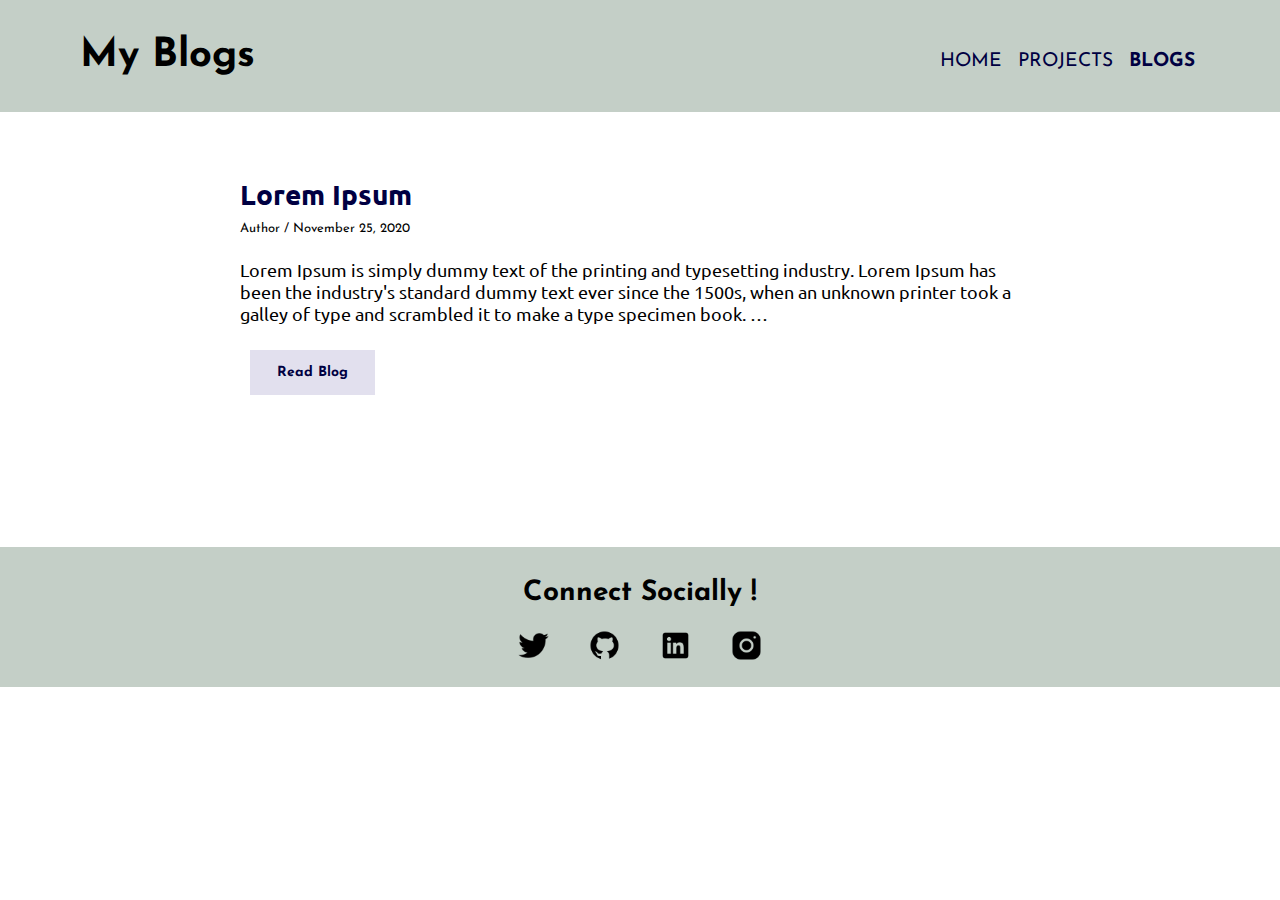
<file: blogs.html>
<!DOCTYPE html>
<html lang="en">
  <link rel="stylesheet" type="text/css" href="css/main.css" media="screen" />

  <link
    href="https://fonts.googleapis.com/css2?family=Josefin+Sans:wght@600;700&display=swap"
    rel="stylesheet"
  />
  <link
    href="https://fonts.googleapis.com/css2?family=Ubuntu:ital,wght@0,300;0,500;0,700;1,500;1,700&display=swap"
    rel="stylesheet"
  />
  <meta name="viewport" content="width=device-width, initial-scale=1.0" />

  <head>
    <meta charset="UTF-8" />
    <meta name="viewport" content="width=device-width, initial-scale=1.0" />
    <title>Blogs</title>
  </head>
  <body>
    <div class="navbar">
      <section class="name">My Blogs</section>
      <section class="menu">
        <a href="index.html" class="menu1">HOME</a>
        <a href="projects.html" class="menu2">PROJECTS</a>
        <a href="blogs.html" class="menu3"><b>BLOGS</b></a>
      </section>
    </div>

    <div class="blog-list">
      <div class="blogs">
        <a href="first-blog.html">
          <section class="pro-head">Lorem Ipsum</section></a
        >
        <section class="date">Author / November 25, 2020</section>
        <br />
        <section class="pro-con">
          Lorem Ipsum is simply dummy text of the printing and typesetting industry. Lorem Ipsum has been the industry's standard dummy text ever since the 1500s, when an unknown printer took a galley of type and scrambled it to make a type specimen book. …
        </section>
        <div class="buttons">
          <div class="blog-link">
            <a href="first-blog.html">Read Blog</a>
          </div>
        </div>
      </div>
    </div>
    <div class="footer">
      <span class="connect"> Connect Socially ! </span>
      <div class="social-div">
        <a href="https://twitter.com/shriyanshhh_">
          <img class="social" src="images/social-icons/icons8-twitter-50.png"
        /></a>
        <a href="https://github.com/shriyanshbhargava">
          <img class="social" src="images/social-icons/icons8-github-50.png"
        /></a>
        <a href="https://www.linkedin.com/in/shriyansh-bhargava-7483b7179/">
          <img
            class="social"
            src="images/social-icons/icons8-linkedin-50.png"
          />
        </a>
        <a href="ttps://www.instagram.com/shriyanshhh._/">
          <img
            class="social"
            src="images/social-icons/icons8-instagram-50.png"
          />
        </a>
      </div>
    </div>
  </body>
</html>
</file>
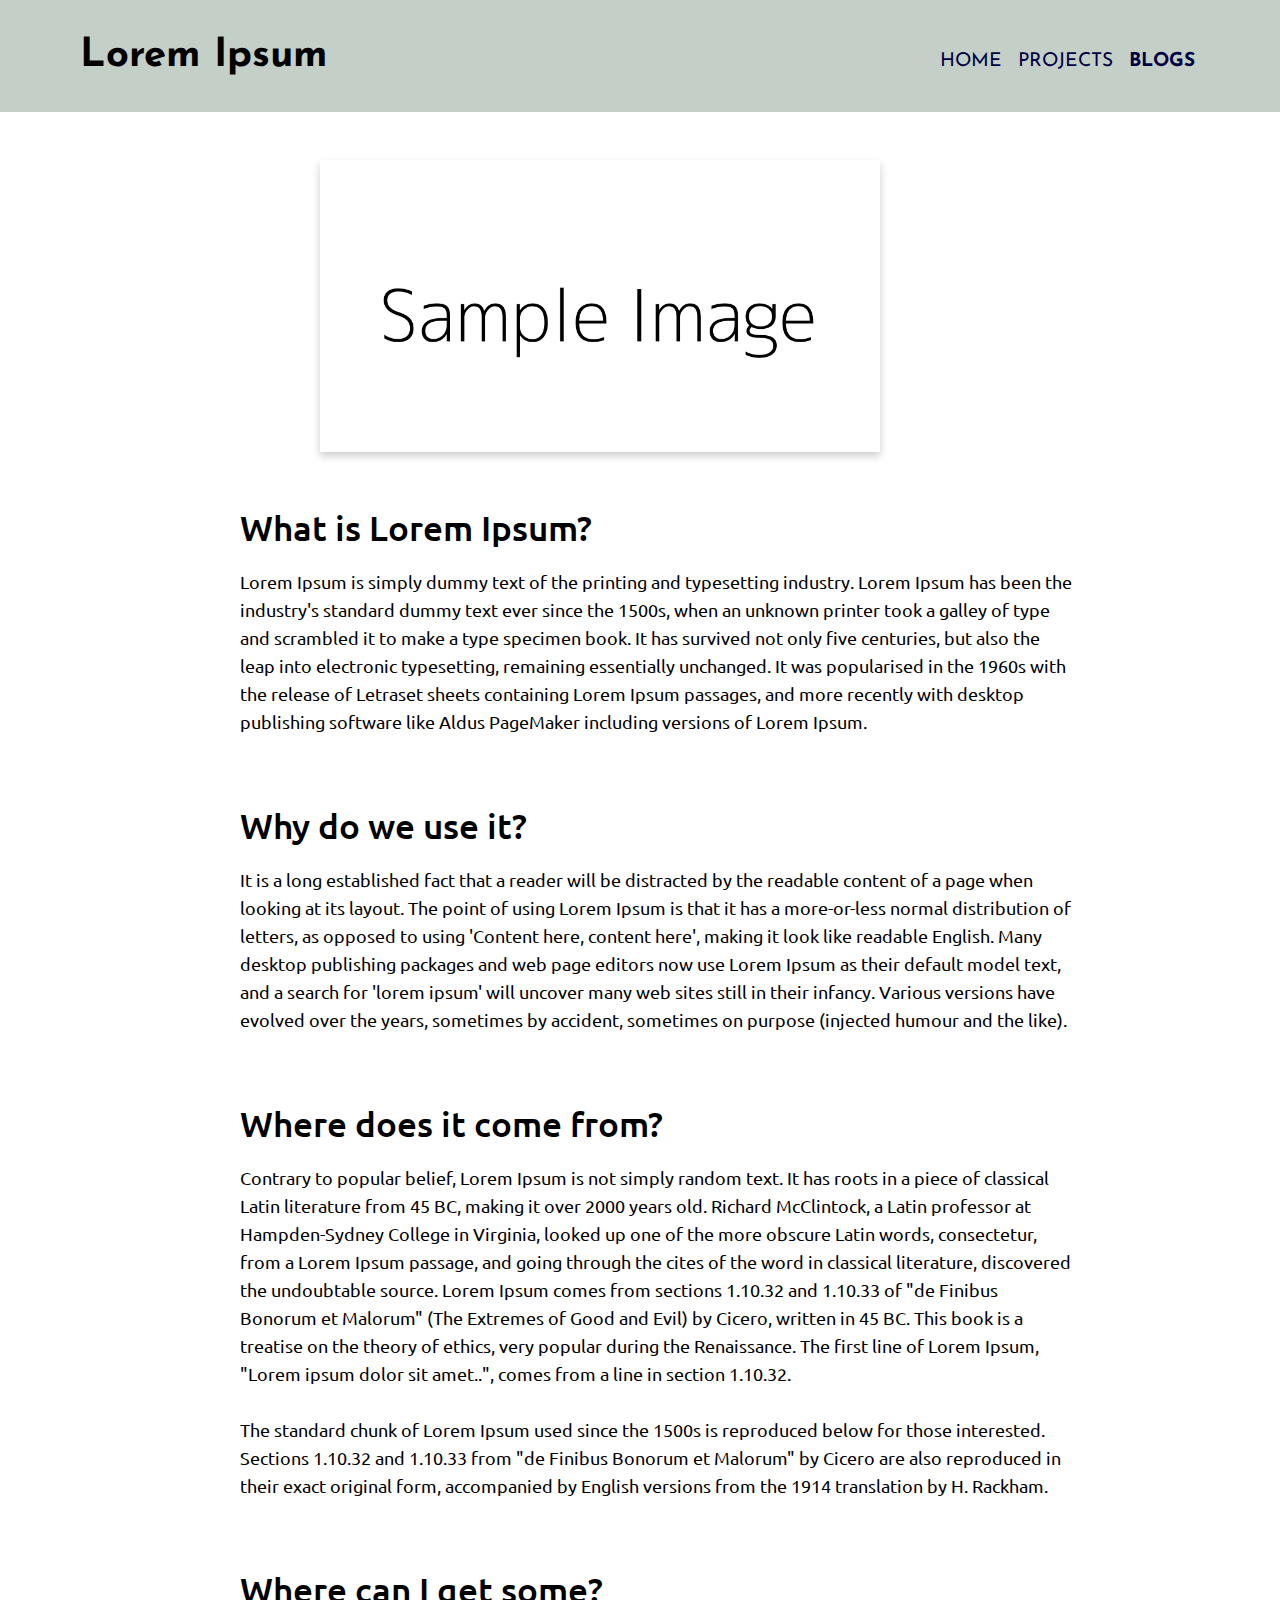
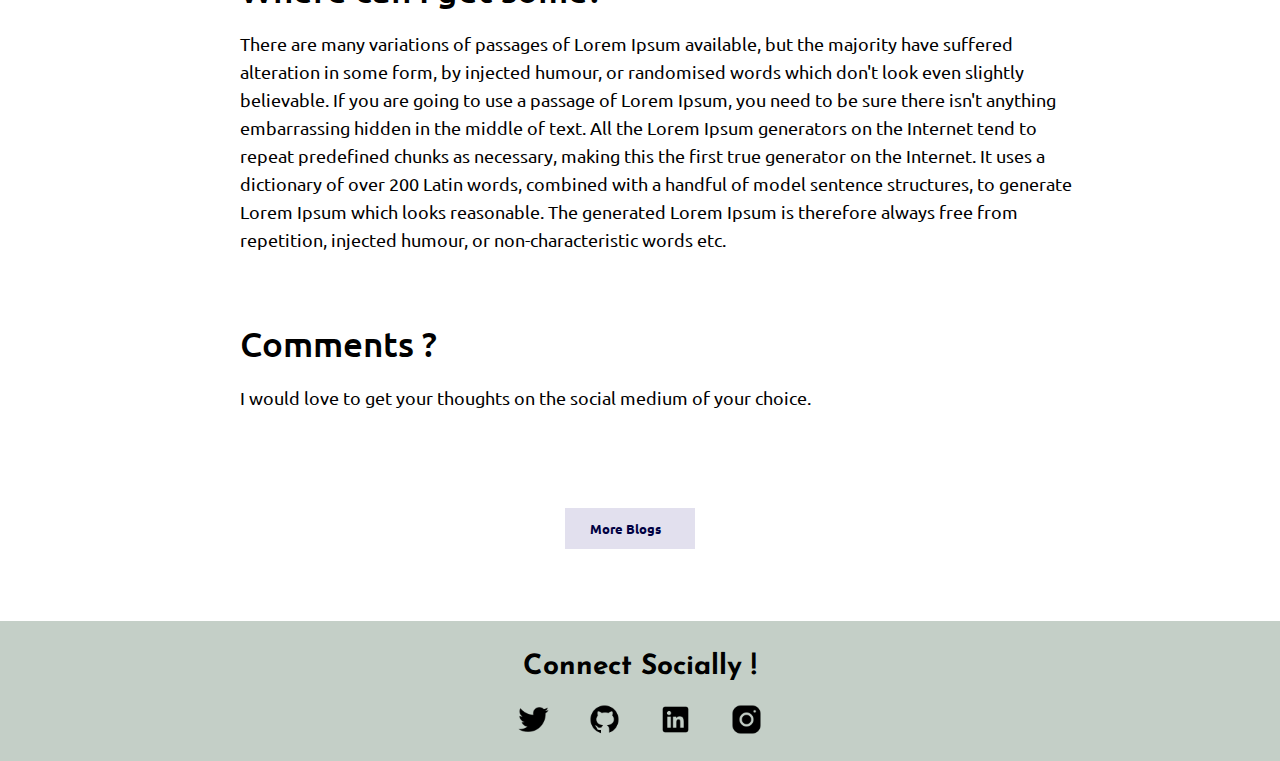
<file: first-blog.html>
<!DOCTYPE html>
<html lang="en">
  <link rel="stylesheet" type="text/css" href="css/main.css" media="screen" />

  <link
    href="https://fonts.googleapis.com/css2?family=Josefin+Sans:wght@600;700&display=swap"
    rel="stylesheet"
  />
  <link
    href="https://fonts.googleapis.com/css2?family=Ubuntu:ital,wght@0,300;0,500;0,700;1,500;1,700&display=swap"
    rel="stylesheet"
  />
  <meta name="viewport" content="width=device-width, initial-scale=1.0" />

  <head>
    <meta charset="UTF-8" />
    <meta name="viewport" content="width=device-width, initial-scale=1.0" />
    <title>Lorem Ipsum</title>
  </head>
  <body>
    <div class="navbar">
      <section class="blog-name">Lorem Ipsum </section>
      <section class="menu">
        <a href="index.html" class="menu1">HOME</a>
        <a href="projects.html" class="menu2">PROJECTS</a>
        <a href="blogs.html" class="menu3"><b>BLOGS</b></a>
      </section>
    </div>

    <div class="image">
      <img class="img2" src="images/first-blog/first-image.png" />
    </div>
    <div class="blog-content">
      <div class="head">What is Lorem Ipsum?</div>

      <p class="para">
        Lorem Ipsum is simply dummy text of the printing and typesetting industry. Lorem Ipsum has been the industry's standard dummy text ever since the 1500s, when an unknown printer took a galley of type and scrambled it to make a type specimen book. It has survived not only five centuries, but also the leap into electronic typesetting, remaining essentially unchanged. It was popularised in the 1960s with the release of Letraset sheets containing Lorem Ipsum passages, and more recently with desktop publishing software like Aldus PageMaker including versions of Lorem Ipsum.
      </p>
      <div class="head">Why do we use it?</div>
      <p class="para">
        It is a long established fact that a reader will be distracted by the readable content of a page when looking at its layout. The point of using Lorem Ipsum is that it has a more-or-less normal distribution of letters, as opposed to using 'Content here, content here', making it look like readable English. Many desktop publishing packages and web page editors now use Lorem Ipsum as their default model text, and a search for 'lorem ipsum' will uncover many web sites still in their infancy. Various versions have evolved over the years, sometimes by accident, sometimes on purpose (injected humour and the like).
      </p>

      <div class="head">Where does it come from?</div>

      <p class="para">
        Contrary to popular belief, Lorem Ipsum is not simply random text. It has roots in a piece of classical Latin literature from 45 BC, making it over 2000 years old. Richard McClintock, a Latin professor at Hampden-Sydney College in Virginia, looked up one of the more obscure Latin words, consectetur, from a Lorem Ipsum passage, and going through the cites of the word in classical literature, discovered the undoubtable source. Lorem Ipsum comes from sections 1.10.32 and 1.10.33 of "de Finibus Bonorum et Malorum" (The Extremes of Good and Evil) by Cicero, written in 45 BC. This book is a treatise on the theory of ethics, very popular during the Renaissance. The first line of Lorem Ipsum, "Lorem ipsum dolor sit amet..", comes from a line in section 1.10.32.
        <br><br>
        The standard chunk of Lorem Ipsum used since the 1500s is reproduced below for those interested. Sections 1.10.32 and 1.10.33 from "de Finibus Bonorum et Malorum" by Cicero are also reproduced in their exact original form, accompanied by English versions from the 1914 translation by H. Rackham.


      </p>

      <div class="head">Where can I get some?</div>

      <p class="para">
        There are many variations of passages of Lorem Ipsum available, but the majority have suffered alteration in some form, by injected humour, or randomised words which don't look even slightly believable. If you are going to use a passage of Lorem Ipsum, you need to be sure there isn't anything embarrassing hidden in the middle of text. All the Lorem Ipsum generators on the Internet tend to repeat predefined chunks as necessary, making this the first true generator on the Internet. It uses a dictionary of over 200 Latin words, combined with a handful of model sentence structures, to generate Lorem Ipsum which looks reasonable. The generated Lorem Ipsum is therefore always free from repetition, injected humour, or non-characteristic words etc.
      </p>


      <div class="head">Comments ?</div>
      <p class="para">
        I would love to get your thoughts on the social medium of your choice.
      </p>

      <div class="more">
        <a href="blogs.html">More Blogs</a>
      </div>
    </div>
      
    <div class="footer">
      <span class="connect"> Connect Socially ! </span>
      <div class="social-div">
      <a href="https://twitter.com/shriyanshhh_" target="_blank">
        <img class="social" src="images/social-icons/icons8-twitter-50.png"
      /></a>
      <a href="https://github.com/shriyanshbhargava" target="_blank">
        <img class="social" src="images/social-icons/icons8-github-50.png"
      /></a>
      <a href="https://www.linkedin.com/in/shriyansh-bhargava-7483b7179/" target="_blank">
        <img class="social" src="images/social-icons/icons8-linkedin-50.png" />
      </a>
      <a href="https://www.instagram.com/shriyanshhh._/" target="_blank">
        <img class="social" src="images/social-icons/icons8-instagram-50.png" />
      </a>
    </div>
  </body>
</html>
</file>
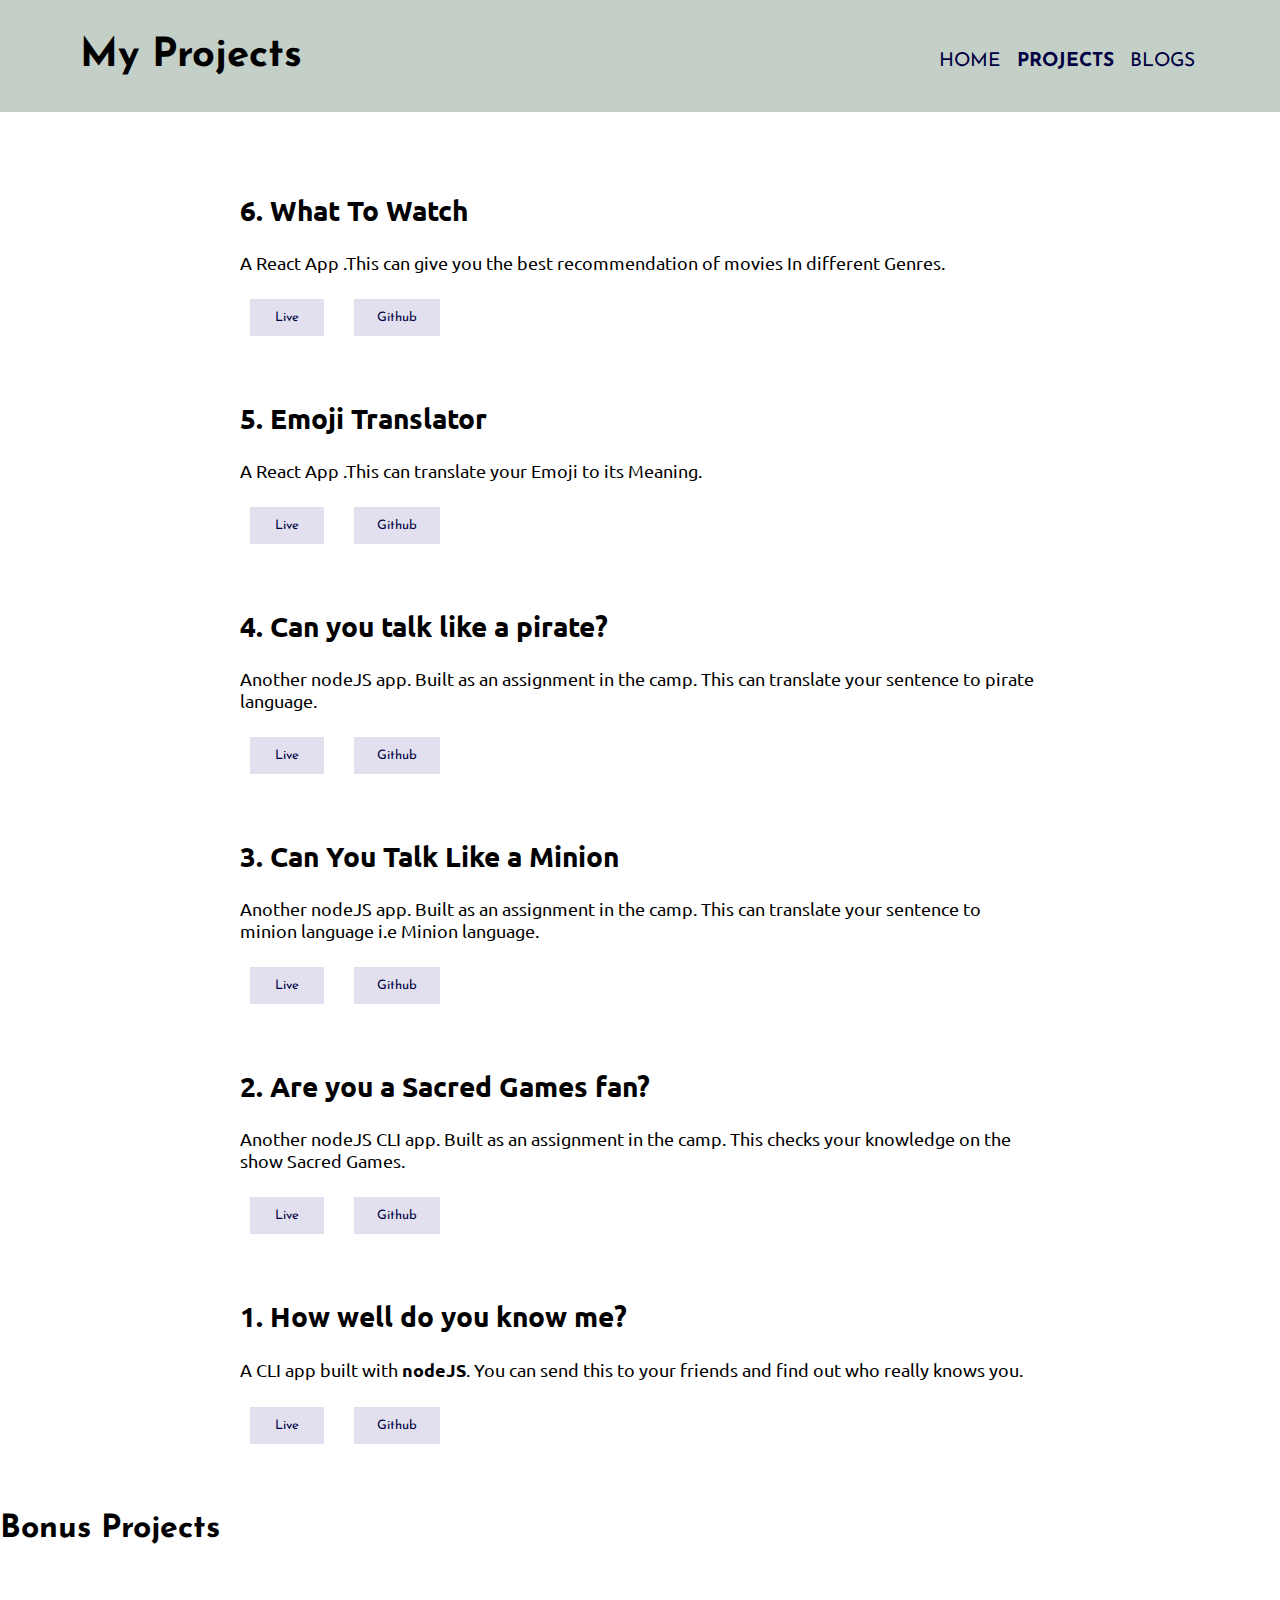
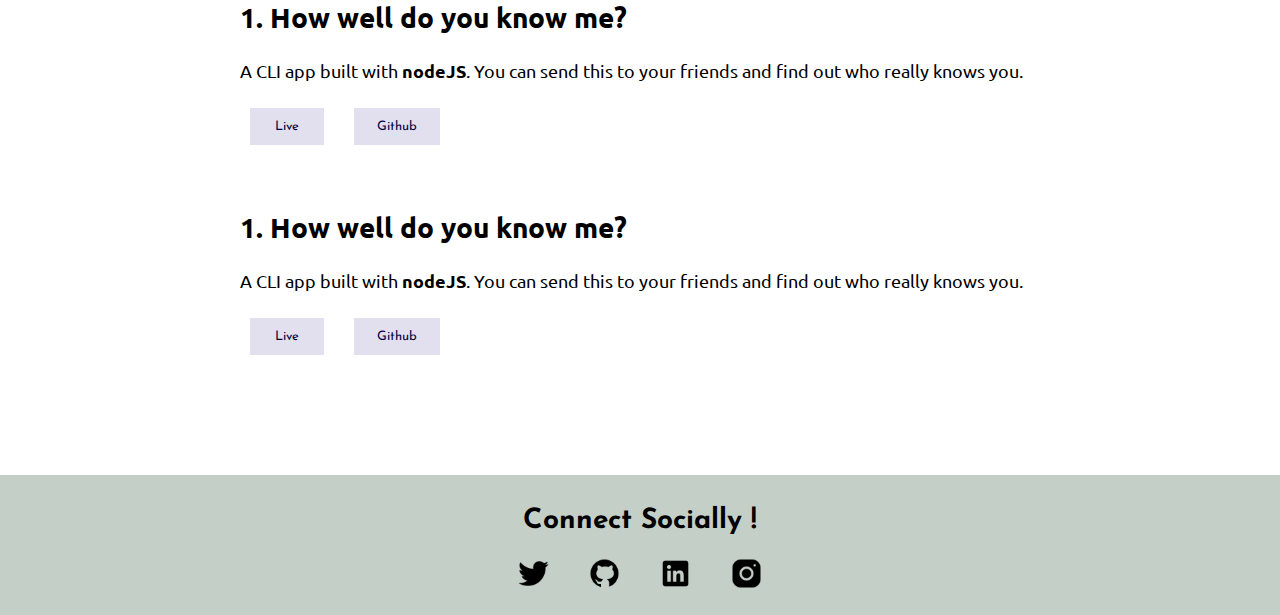
<file: projects.html>
<!DOCTYPE html>
<html lang="en">
  <link rel="stylesheet" type="text/css" href="css/main.css" media="screen" />

  <link
    href="https://fonts.googleapis.com/css2?family=Josefin+Sans:wght@600;700&display=swap"
    rel="stylesheet"
  />
  <link
    href="https://fonts.googleapis.com/css2?family=Ubuntu:ital,wght@0,300;0,500;0,700;1,500;1,700&display=swap"
    rel="stylesheet"
  />
  <meta name="viewport" content="width=device-width, initial-scale=1.0" />

  <head>
    <meta charset="UTF-8" />
    <meta name="viewport" content="width=device-width, initial-scale=1.0" />
    <title>Projects</title>
  </head>
  <body>
    <div class="navbar">
      <section class="name">My Projects</section>
      <section class="menu">
        <a href="index.html" class="menu1">HOME</a>
        <a href="projects.html" class="menu2"><b>PROJECTS</b></a>
        <a href="blogs.html" class="menu3">BLOGS</a>
      </section>
    </div>

    <div class="pro-all">

      <div class="projects">
        <section class="pro-head">6. What To Watch</section>
        <br />
        <section class="pro-con">
          A React App .This can give you the best recommendation of movies In different Genres.
        </section>
        <div class="buttons">
          <div class="live">
            <a
              href="https://cc112.csb.app/"
              >Live</a
            >
          </div>
          <div class="github">
            <a
              href="https://github.com/shriyanshbhargava/What-To-Watch"
              >Github</a
            >
          </div>
        </div>
      </div>

      <div class="projects">
        <section class="pro-head">5. Emoji Translator</section>
        <br />
        <section class="pro-con">
          A React App .This can translate your Emoji to its Meaning.
        </section>
        <div class="buttons">
          <div class="live">
            <a
              href="https://z4dd5.csb.app/"
              >Live</a
            >
          </div>
          <div class="github">
            <a
              href="https://github.com/shriyanshbhargava/Emoji-Translator"
              >Github</a
            >
          </div>
        </div>
      </div>


      <div class="projects">
        <section class="pro-head">4. Can you talk like a pirate?</section>
        <br />
        <section class="pro-con">
          Another nodeJS app. Built as an assignment in the camp. This
          can translate your sentence to pirate language.
        </section>
        <div class="buttons">
          <div class="live">
            <a
              href="https://be-a-pirate.netlify.app/"
              >Live</a
            >
          </div>
          <div class="github">
            <a
              href="https://github.com/shriyanshbhargava/pirate-translator"
              >Github</a
            >
          </div>
        </div>
      </div>

      

      <div class="projects">
        <section class="pro-head">3. Can You Talk Like a Minion</section>
        <br />
        <section class="pro-con">
          Another nodeJS app. Built as an assignment in the camp. This
          can translate your sentence to minion language i.e Minion language.
        </section>
        <div class="buttons">
          <div class="live">
            <a
              href="https://talk-like-a-minion.netlify.app/"
              >Live</a
            >
          </div>
          <div class="github">
            <a
              href="https://github.com/shriyanshbhargava/language-translator"
              >Github</a
            >
          </div>
        </div>
      </div>

      <div class="projects">
        <section class="pro-head">2. Are you a Sacred Games fan?</section>
        <br />
        <section class="pro-con">
          Another nodeJS CLI app. Built as an assignment in the camp. This
          checks your knowledge on the show Sacred Games.
        </section>
        <div class="buttons">
          <div class="live">
            <a
              href="https://repl.it/@shriyanshbharga/lesson-one-p2-Quiz#index.js"
              >Live</a
            >
          </div>
          <div class="github">
            <a
              href="https://github.com/shriyanshbhargava/sacred-games-quiz-l1p2"
              >Github</a
            >
          </div>
        </div>
      </div>

      <div class="projects">
        <section class="pro-head">1. How well do you know me?</section>
        <br />
        <section class="pro-con">
          A CLI app built with <b>nodeJS</b>. You can send this to your friends
          and find out who really knows you.
        </section>
        <div class="buttons">
          <div class="live">
            <a href="https://repl.it/@shriyanshbharga/do-u-know-me">Live</a>
          </div>
          <div class="github">
            <a
              href="https://github.com/shriyanshbhargava/do-u-know-me/"
              >Github</a
            >
          </div>
        </div>
      </div>

 
        <h1>Bonus Projects</h1>
        <br>
        <div class="projects">
        <section class="pro-head">1. How well do you know me?</section>
        <br />
        <section class="pro-con">
          A CLI app built with <b>nodeJS</b>. You can send this to your friends
          and find out who really knows you.
        </section>
        <div class="buttons">
          <div class="live">
            <a href="https://repl.it/@shriyanshbharga/do-u-know-me">Live</a>
          </div>
          <div class="github">
            <a
              href="https://github.com/shriyanshbhargava/do-u-know-me/"
              >Github</a
            >
          </div>
        </div>
      </div>

        <div class="projects">
        <section class="pro-head">1. How well do you know me?</section>
        <br />
        <section class="pro-con">
          A CLI app built with <b>nodeJS</b>. You can send this to your friends
          and find out who really knows you.
        </section>
        <div class="buttons">
          <div class="live">
            <a href="https://repl.it/@shriyanshbharga/do-u-know-me">Live</a>
          </div>
          <div class="github">
            <a
              href="https://github.com/shriyanshbhargava/do-u-know-me/"
              >Github</a
            >
          </div>
        </div>
      </div>

     



    </div>

    <div class="footer">
      <span class="connect"> Connect Socially ! </span>
      <div class="social-div">
      <a href="https://twitter.com/shriyanshhh_" target="_blank">
        <img class="social" src="images/social-icons/icons8-twitter-50.png"
      /></a>
      <a href="https://github.com/shriyanshbhargava" target="_blank">
        <img class="social" src="images/social-icons/icons8-github-50.png"
      /></a>
      <a href="https://www.linkedin.com/in/shriyansh-bhargava-7483b7179/" target="_blank">
        <img class="social" src="images/social-icons/icons8-linkedin-50.png" />
      </a>
      <a href="https://www.instagram.com/shriyanshhh._/" target="_blank">
        <img class="social" src="images/social-icons/icons8-instagram-50.png" />
      </a>
    </div>
  </body>
</html>
</file>
<file: css/main.css>
body {
  font-family: "Josefin Sans", sans-serif;

  margin: 0;
}

a:link {
  color: rgb(0, 0, 66);
  text-decoration: none;
}

a:hover {
  font-weight: bold;
}

.menu {
  position: absolute;
  right: 10rem;
  padding-top: 20px;
}

.menu1,
.menu2,
.menu3 {
  padding: 5px;
}

.name {
  line-height: 3rem;
  font-size: 2.5rem;
  font-weight: bold;
  width: 20rem;
}

.blog-name {
  line-height: 3rem;
  font-size: 2.5rem;
  font-weight: bold;
  width: 20rem;
}

.navbar {
  display: flex;
  padding-top: 2rem;
  padding-bottom: 2rem;
  padding-left: 5rem;
  font-size: larger;
  background-color: rgb(196, 207, 199);
  position: fixed;
  top: 0;
  width: 100%;
}

.img1 {
  padding-top: 10rem;
  padding-left: 5rem;
  width: 26rem;
}

.intro {
  display: flex;
}

.intro-1 {
  font-weight: 200px;
  font-size: 25px;
  line-height: 30px;
  width: 31rem;
  padding-top: 18rem;
  padding-left: 8rem;
}

.header {
  padding: 7rem 0rem 0rem 15rem;
  width: 50rem;
}

.heading {
  font-size: 2.5rem;
  font-weight: bolder;
}

.content {
  padding-top: 9px;
  font-size: 1.25rem;
}

.header-link {
  font-size: 1.5rem;
  padding-top: 1.5rem;
  font-family: ubuntu, sans serif;
}

.social-div {
  display: flex;
  justify-content: center;
  padding-top: 1rem;
}

.footer {
  background-color: rgb(196, 207, 199);
  margin-top: 4.5rem;
  position: relative;
  bottom: 0;
  width: 100%;
}

.social {
  padding: 5px 18px 20px 18px;
  width: 35px;
}

.connect {
  font-size: 1.75rem;
  font-weight: bolder;
  padding-top: 2rem;
  display: flex;
  justify-content: center;
}

.name-mob {
  display: none;
}

/*mobile*/

@media (max-width: 576px) {
  .menu {
    position: absolute;
    right: 40px;
  }

  .footer {
    background-color: rgb(196, 207, 199);
    margin-top: 9rem;
    position: relative;
    width: 100%;
  }

  .menu1,
  .menu2,
  .menu3 {
    font-size: 10px;
    padding: 5px;
  }

  .name {
    line-height: 3rem;
    font-size: 20px;
    font-weight: bold;
    width: 20rem;
  }

  .blog-name {
    line-height: 2rem;
    font-size: 20px;
    font-weight: bold;
    width: 10rem;
  }

  .navbar {
    display: flex;
    padding-top: 1rem;
    padding-bottom: 1rem;
    padding-left: 1rem;
    font-size: 10px;
    background-color: rgb(196, 207, 199);
    position: fixed;
    top: 0;
    width: 100%;
  }

  .img1 {
    padding-top: 6rem;
    padding-left: 1rem;
    width: 10rem;
    height: 10rem;
  }

  .intro-1 {
    font-weight: 200px;
    font-size: 15px;
    line-height: 20px;
    width: 10rem;
    padding-top: 7rem;
    padding-left: 1.1rem;
  }

  .header {
    padding: 3rem 0rem 0rem 1rem;
    width: 22rem;
    line-height: 20px;
  }

  .heading {
    font-size: 20px;
    font-weight: bolder;
  }

  .content {
    padding-top: 2px;
    font-size: 15px;
  }

  .header-link {
    font-size: 13px;
    padding-top: 1.5rem;
    padding-left: 2px;
    font-family: ubuntu, sans serif;
  }

  /*index.js ended*/
}

/* ---------------------Index.html Ended----------------------- */

.projects {
  padding: 1rem 0rem 3rem 15rem;
  width: 50rem;
}

.pro-all {
  margin-top: 11rem;
}

.pro-head {
  font-size: 28px;
  font-weight: bolder;
  font-family: ubuntu, sans-serif;
}

.pro-con {
  padding-top: 0.5rem;
  font-size: 18px;
  font-family: ubuntu, sans-serif;
}

.buttons {
  display: flex;
}

.live {
  font-size: 13px;
  background-color: rgb(226, 224, 238);
  color: rgb(68, 58, 139);
  margin: 25px 20px 0px 10px;
  padding: 12px 25px 12px 25px;
}

.github {
  font-size: 13px;
  background-color: rgb(226, 224, 238);
  color: rgb(68, 58, 139);
  margin: 25px 20px 0px 10px;
  padding: 12px 23px 12px 23px;
}

@media (max-width: 576px) {
  .pro-all {
    margin-top: 6rem;
  }

  .projects {
    margin-top: 1rem;
    padding: 2rem 0rem 0rem 1.25rem;
    width: 21rem;
  }

  .pro-head {
    font-size: 20px;
    font-weight: bolder;
    font-family: ubuntu, sans-serif;
  }

  .pro-con {
    padding-top: 0.5rem;
    font-size: 15px;
    font-family: ubuntu, sans-serif;
  }
}

/* ---------------------Projects.html Ended----------------------- */

.blogs {
  padding: 5rem 0rem 5rem 15rem;
  width: 50rem;
}

.blog-list {
  margin-top: 6rem;
}

.date {
  padding-top: 10px;
  font-size: 13px;
}

.blog-link {
  font-size: 14px;
  font-weight: bold;
  background-color: rgb(226, 224, 238);
  color: rgb(68, 58, 139);
  margin: 25px 20px 0px 10px;
  padding: 15px 27px 15px 27px;
}

@media (max-width: 576px) {
  .blogs {
    margin-top: 3rem;
    padding: 2rem 0rem 8rem 1.5rem;
    width: 22rem;
  }

  .date {
    padding-top: 10px;
    font-size: 12px;
  }
}

/* ---------------------Blogs.html Ended----------------------- */

.img2 {
  margin: 10rem 0rem 0rem 20rem;
  width: 35rem;
  box-shadow: 0 4px 8px 0 rgba(0,0,0,0.2);
}

.blog-content {
  margin-left: 15rem;
  width: 65%;
  font-family: -apple-system, BlinkMacSystemFont, "Segoe UI", Roboto, Oxygen,
    Ubuntu, Cantarell, "Open Sans", "Helvetica Neue", sans-serif;
}

.head {
  padding-top: 50px;
  font-size: 2.2rem;
  font-weight: 500;
}

.para {
  font-size: 18px;
  line-height: 1.75rem;
}

.video {
  padding-top: 2rem;
  padding-left: 1rem;
}

.more {
  font-size: 13px;
  font-weight: bold;
  background-color: rgb(226, 224, 238);
  color: rgb(68, 58, 139);
  margin: 6rem 0rem 0rem 20.3rem;
  padding: 12px 25px 12px 25px;
  width: 5rem;
}

@media (max-width: 576px) {
  .img2 {
    margin: 6rem 0rem 0rem 1.5rem;
    width: 20rem;
  }

  .blog-content {
    margin-left: 1.5rem;
    width: 90%;
    font-family: -apple-system, BlinkMacSystemFont, "Segoe UI", Roboto, Oxygen,
      Ubuntu, Cantarell, "Open Sans", "Helvetica Neue", sans-serif;
  }

  .video {
    display: none;
  }

  .more {
    font-size: 13px;
    font-weight: bold;
    background-color: rgb(226, 224, 238);
    color: rgb(68, 58, 139);
    margin: 6rem 0rem 0rem 6rem;
    padding: 12px 25px 12px 25px;
    width: 5rem;
  }
}
</file>
